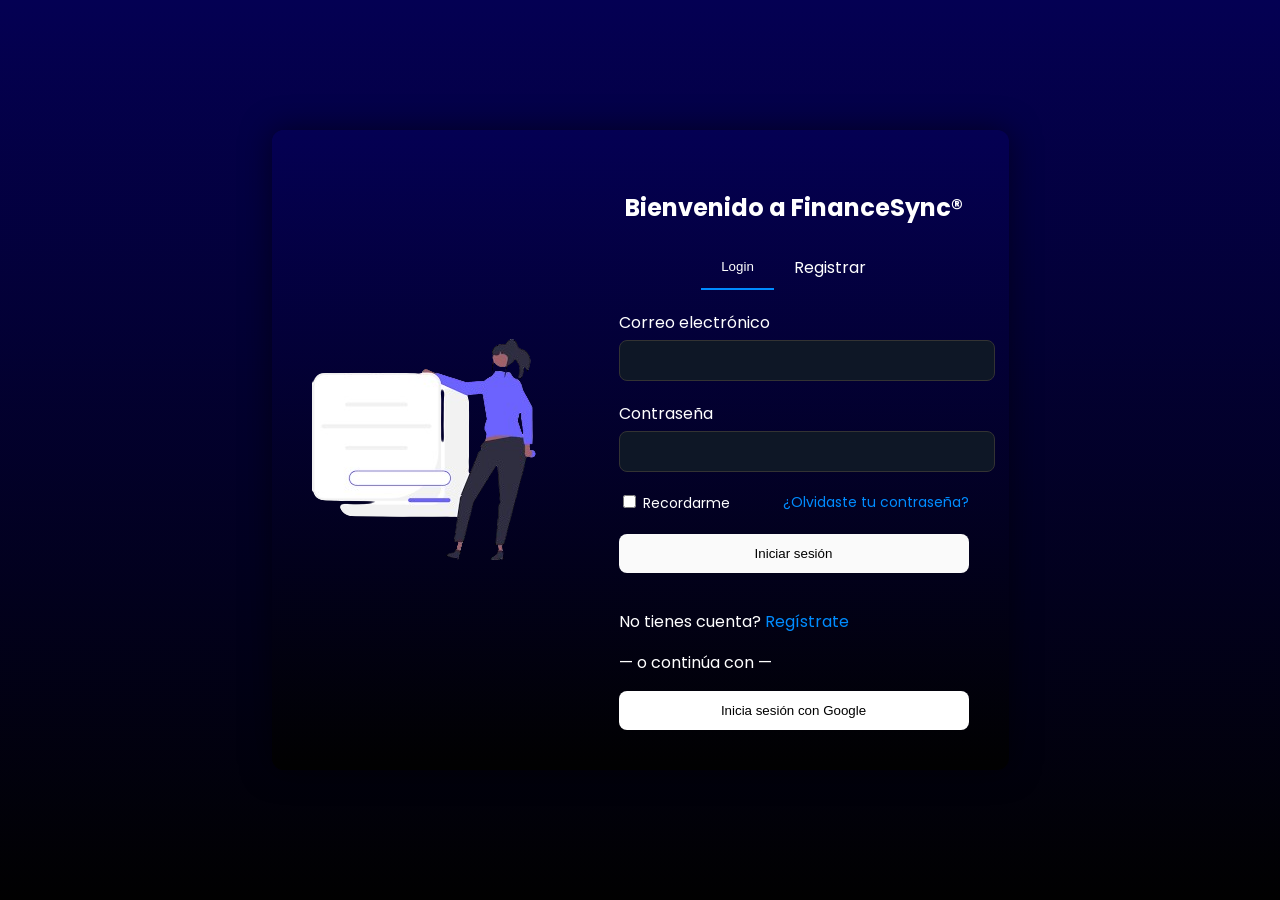
<file: Login V Edwing/login/index.html>
<!DOCTYPE html>
<html lang="es">
<head>
    <meta charset="UTF-8">
    <meta name="viewport" content="width=device-width, initial-scale=1.0">
    <title>Login - FinanceSync</title>
    <link rel="stylesheet" href="wow.css">
    <link href="https://fonts.googleapis.com/css2?family=Poppins:wght@400;500;700&display=swap" rel="stylesheet">
</head>
<body>
    <div class="fondo">
        <div class="imagen">
            <img src="index-removebg-preview.png" alt="Ilustración" />
        </div>
        <div class="login-contenedor">
            <h2>Bienvenido a FinanceSync®</h2>
            <div class="tabs">
                <button class="tab active">Login</button>
                <a href="registrate.html" class="tab">Registrar</a>
            </div>
            
                <div class="input-container">
                    <label for="email">Correo electrónico</label>
                    <input type="email" id="email" name="email" required>
                </div>
                <div class="input-container">
                    <label for="password">Contraseña</label>
                    <input type="password" id="password" name="password" required>
                </div>
                <div class="extras">
                    <div>
                        <input type="checkbox" id="remember" name="remember">
                        <label for="remember">Recordarme</label>
                    </div>
                    <a href="olvidar.html">¿Olvidaste tu contraseña?</a>
                </div>
                <button type="submit" class="btn-login">Iniciar sesión</button>
            </form>
            <p>No tienes cuenta? <a href="registrate.html">Regístrate</a></p>
            <p>— o continúa con —</p>
            <button class="btn-google">Inicia sesión con Google</button>
        </div>
    </div>
</body>
</html>
</file>
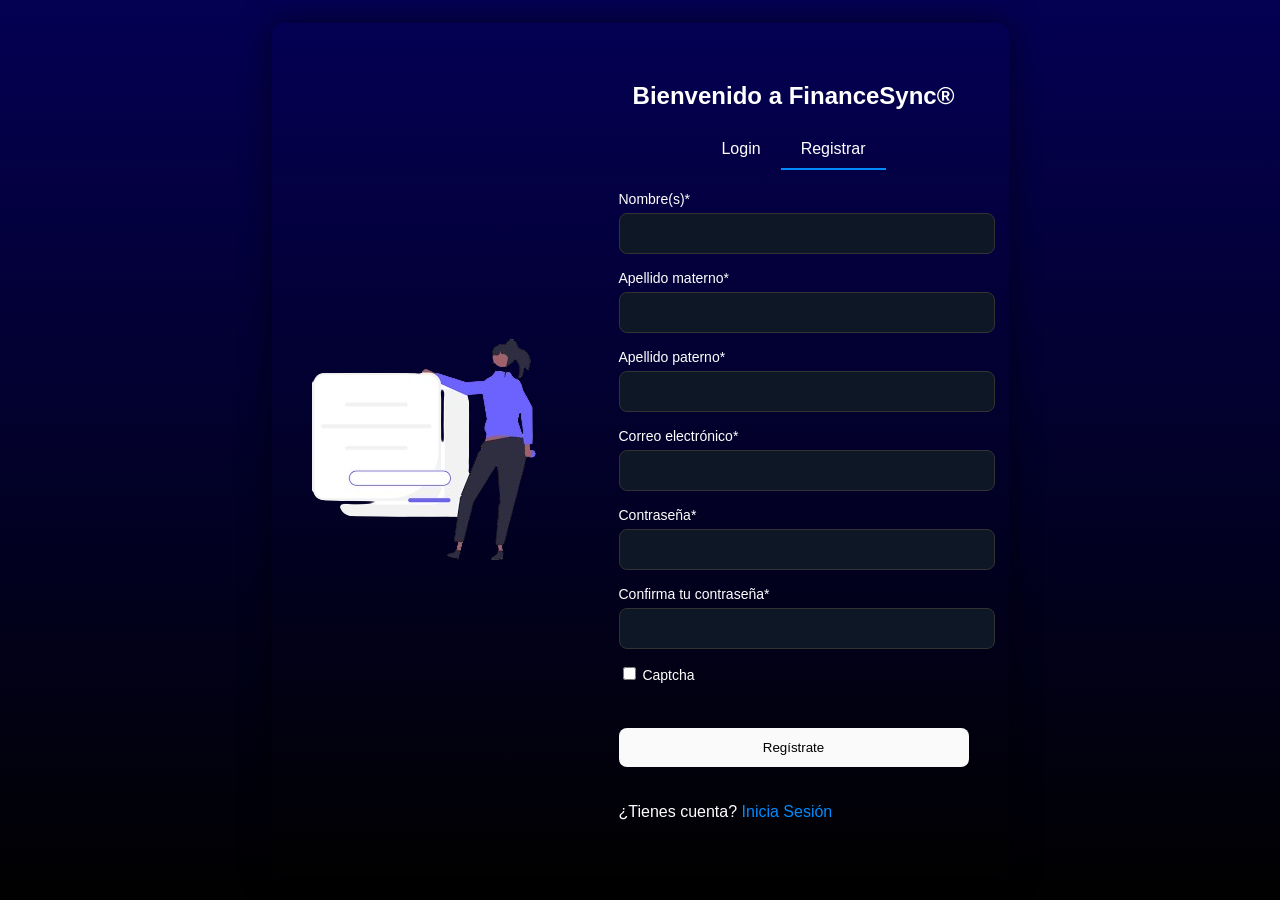
<file: Login V Edwing/login/registrate.html>
<!DOCTYPE html>
<html lang="es">
<head>
    <meta charset="UTF-8">
    <meta name="viewport" content="width=device-width, initial-scale=1.0">
    <title>Registro</title>
    <link rel="stylesheet" href="wow.css">
</head>
<body>
    <div class="fondo">
        <div class="imagen">
            <img src="index-removebg-preview.png" alt="Ilustración de registro">
        </div>

        <div class="login-contenedor">
            <h2>Bienvenido a FinanceSync®</h2>
            <div class="tabs">
                <a href="index.html" class="tab">Login</a>
                <a href="#" class="tab active">Registrar</a>
            </div>
            
            <form>
                <label for="nombre">Nombre(s)*</label>
                <input type="text" id="nombre" name="nombre" required>

                <label for="apellido_materno">Apellido materno*</label>
                <input type="text" id="apellido_materno" name="apellido_materno" required>

                <label for="apellido_paterno">Apellido paterno*</label>
                <input type="text" id="apellido_paterno" name="apellido_paterno" required>

                <label for="email">Correo electrónico*</label>
                <input type="email" id="email" name="email" required>

                <label for="password">Contraseña*</label>
                <input type="password" id="password" name="password" required>

                <label for="confirm-password">Confirma tu contraseña*</label>
                <input type="password" id="confirm-password" name="confirm-password" required>

                <div class="extras">
                    <label><input type="checkbox" name="terms" required> Captcha</label>
                </div>

                <button type="submit" class="btn-login">Regístrate</button>
            </form>
               

            <p>¿Tienes cuenta? <a href="index.html">Inicia Sesión</a></p>
        </div>
    </div>
</body>
</html>
</file>
<file: Login V Edwing/login/wow.css>
body {
    font-family: 'Poppins', sans-serif;
    margin: 0;
    background-color: #0e1726;
    color: #fff;
    display: flex;
    justify-content: center;
    align-items: center;
    height: 100vh;
}


.fondo {
    display: flex;
    background: linear-gradient(#040053,#010101);
    border-radius: 12px;
    box-shadow: 0 0 30px rgba(0, 0, 0, 0.5);
    overflow: hidden;
}


.imagen {
    background: linear-gradient(#040053,#010101);
    padding: 40px;
    display: flex;
    align-items: center;
    justify-content: center;
}

.illustration img {
    max-width: 300px;
}


.login-contenedor {
    padding: 40px;
    width: 350px;
}

.login-contenedor ::before{
    content: "";
    position: absolute;
    top: 0;
    left: 0;
    z-index: -1;
    width: 100%;
    height: 100%;
    background: linear-gradient(#040053,#010101);
}

h2 {
    text-align: center;
    margin-bottom: 20px;
}

.tabs {
    display: flex;
    justify-content: center;
    margin-bottom: 20px;
}

.tab {
    background-color: transparent;
    border: none;
    color: #fff;
    padding: 10px 20px;
    cursor: pointer;
}

.tab.active {
    border-bottom: 2px solid #008cff;
}

input[type="email"],
input[type="password"] {
    width: 100%;
    padding: 12px;
    margin-top: 5px;
    margin-bottom: 20px;
    border: 1px solid #333;
    border-radius: 8px;
    background-color: #0e1726;
    color: #fff;
}

input::placeholder {
    color: #777;
}

.extras {
    display: flex;
    justify-content: space-between;
    margin-bottom: 20px;
    font-size: 14px;
}

a {
    color: #008cff;
    text-decoration: none;
}

a:hover {
    text-decoration: underline;
}


.btn-login {
    width: 100%;
    padding: 12px;
    background-color: rgb(250, 250, 250) !important;
    color: rgb(0, 0, 0) !important;
    border: none;
    border-radius: 8px;
    cursor: pointer;
    margin-bottom: 20px;
    transition: background-color 0.3s;
}

.btn-login:hover {
    background-color: #0909da !important;
    color: #ffffff !important;
}


.btn-google {
    width: 100%;
    padding: 12px;
    background-color: #ffffff;
    color: #000;
    border: none;
    border-radius: 8px;
    cursor: pointer;
    font-weight: 500;
    display: flex;
    justify-content: center;
    align-items: center;
    transition: background-color 0.3s;
}

.btn-google img {
    margin-right: 10px;
}

.btn-google:hover {
    background-color: #e0e0e0;
}

form label {
    margin-bottom: 5px;
    font-size: 14px;
}

form input[type="text"],
form input[type="email"],
form input[type="password"]{
    width: 100%;
    padding: 12px;
    margin-top: 5px;
    margin-bottom: 15px;
    border: 1px solid #333;
    border-radius: 8px;
    background-color: #0e1726;
    color: #fff;
}

form button[type="submit"] {
    width: 100%;
    padding: 12px;
    background-color: #008cff;
    color: white;
    border: none;
    border-radius: 8px;
    cursor: pointer;
    margin-top: 20px;
    transition: background-color 0.3s;
}

form button[type="submit"]:hover {
    background-color: #007acc;
}
</file>
